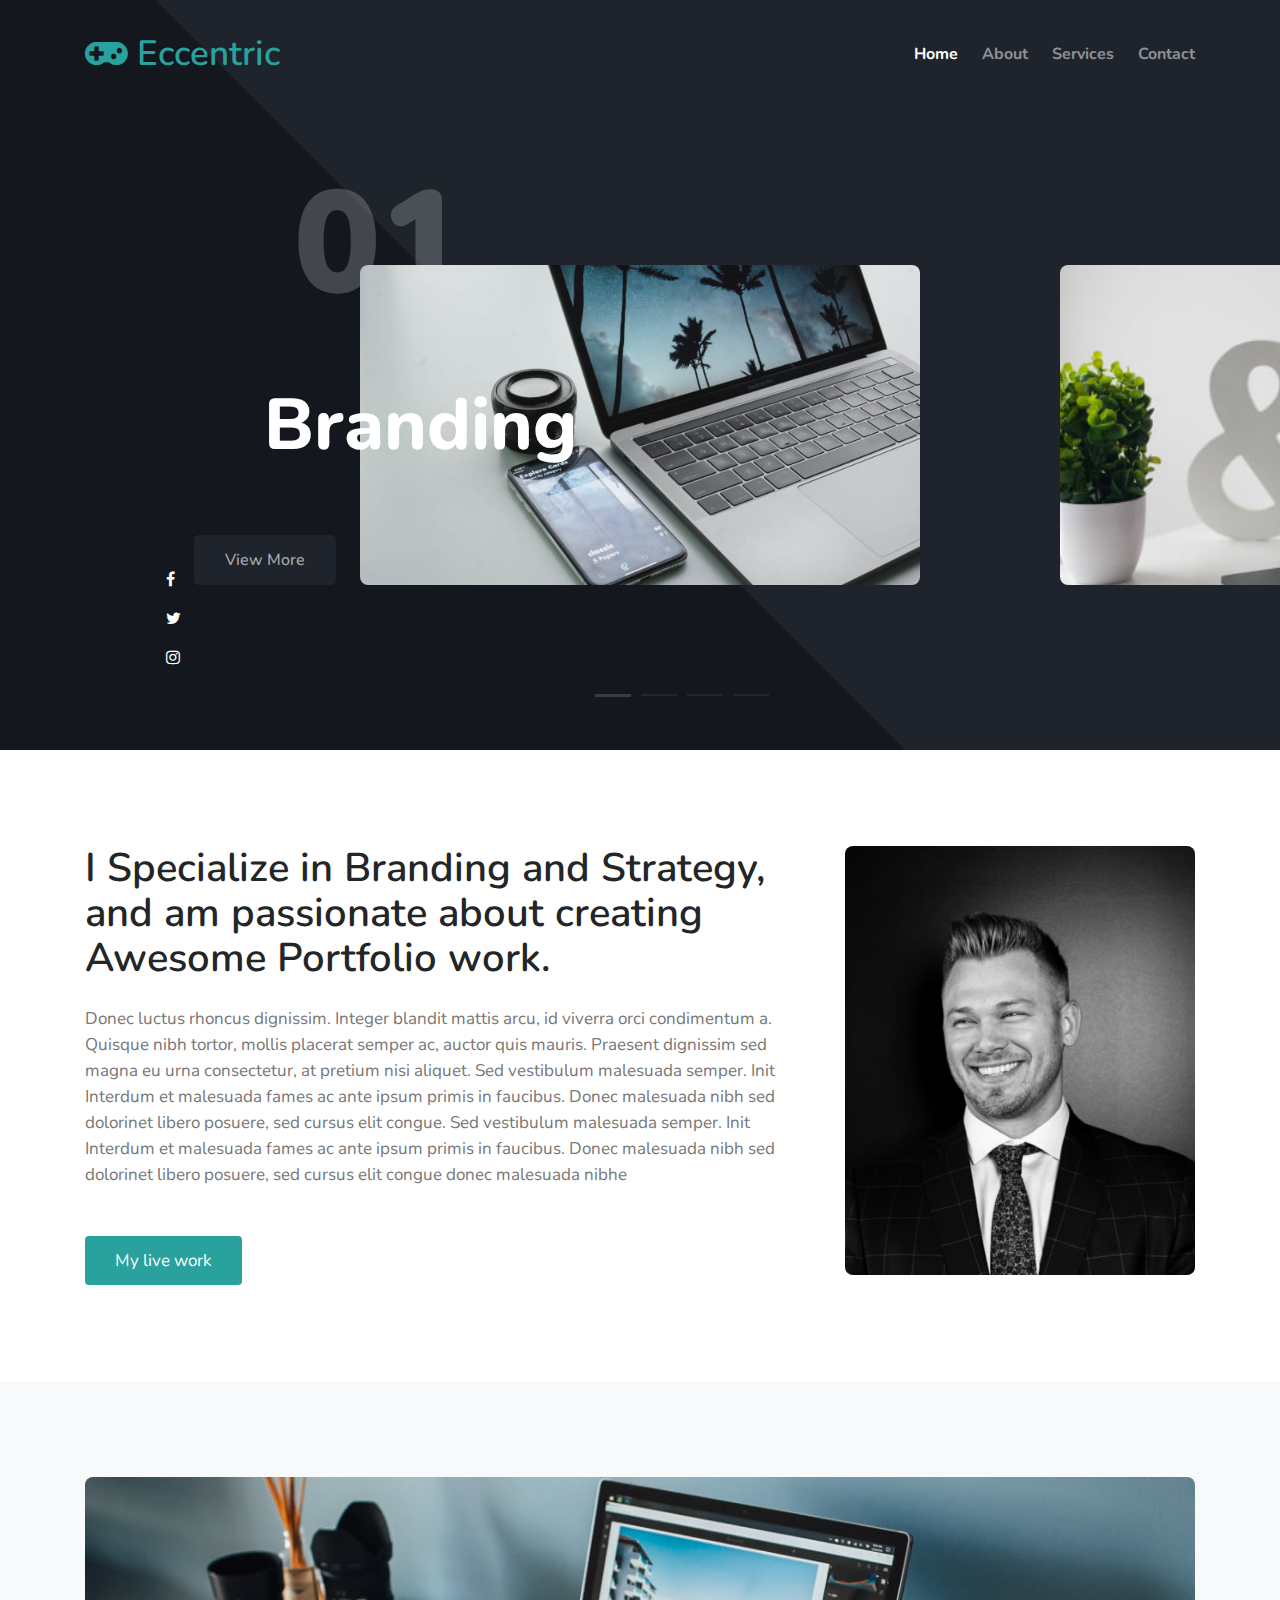
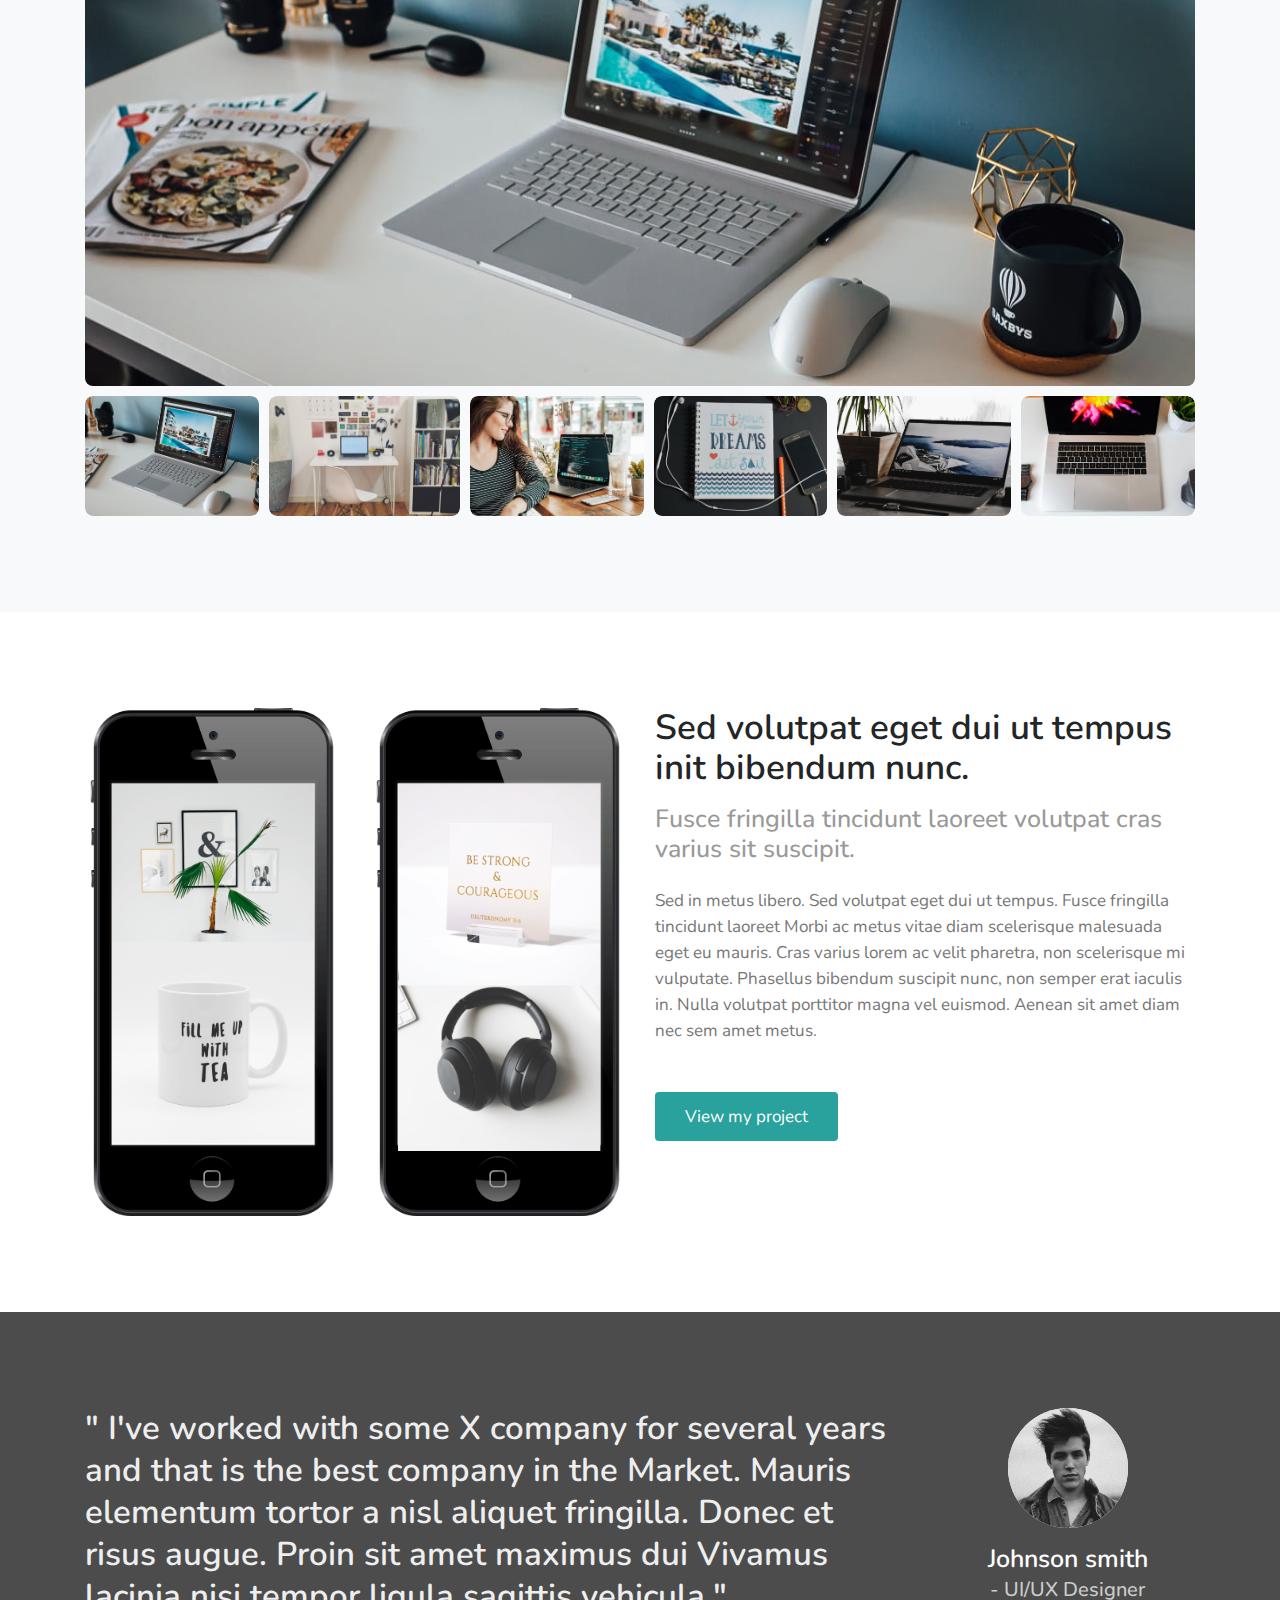
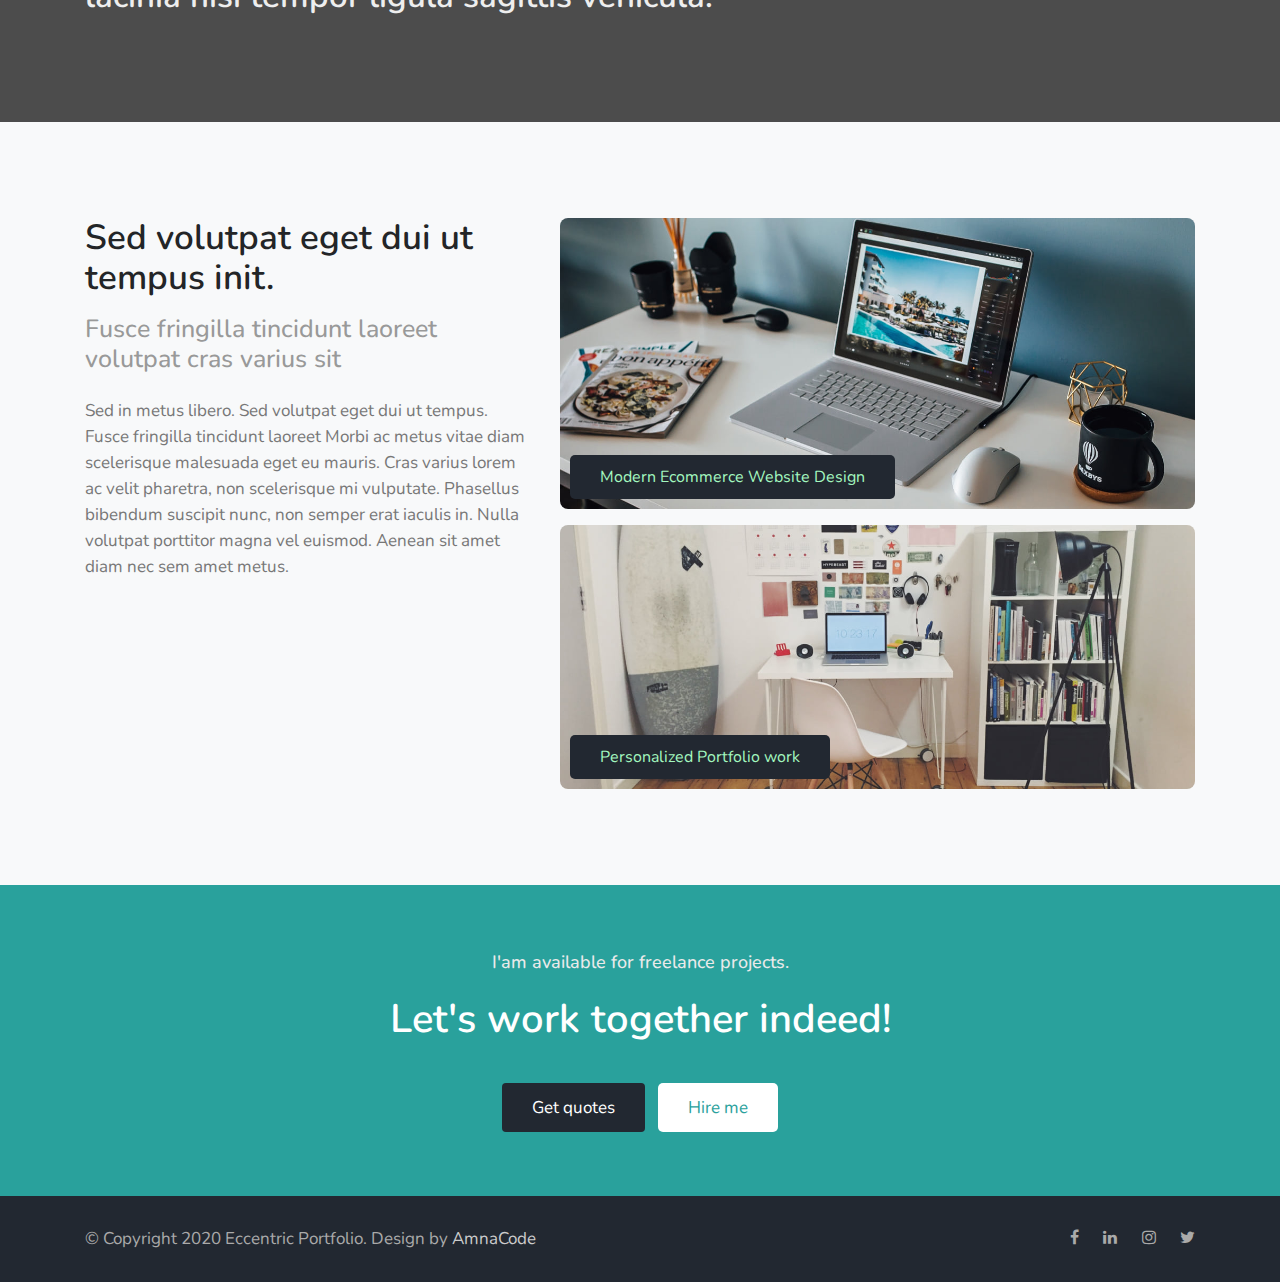
<file: index.html>
<!doctype html>
<html lang="en">

<head>
  <!-- Required meta tags -->
  <meta charset="utf-8">
  <meta name="viewport" content="width=device-width, initial-scale=1, shrink-to-fit=no">

  <title>Eccentric portfolio - personal website template | Home : AmnaCode</title>

  <!-- google fonts -->
  <link href="https://fonts.googleapis.com/css?family=Nunito:400,700&display=swap" rel="stylesheet">

  <!-- Template CSS -->
  <link rel="stylesheet" href="assets/css/style-starter.css">

</head>

<body>
<!-- header -->
<div class="w3l-header" id="home">
    <div class="container">
        <nav class="navbar navbar-expand-lg navbar-dark pl-0 pr-0">
            <a class="navbar-brand m-0 text-primary" href="index.html"><span class="fa fa-gamepad"></span> Eccentric </a> 
                <!-- <span class="logo">portfolio</span>-->
            <button class="navbar-toggler" type="button" data-toggle="collapse" data-target="#navbarNav"
                aria-controls="navbarNav" aria-expanded="false" aria-label="Toggle navigation">
                <span class="navbar-toggler-icon"></span>
            </button>
            <div class="collapse navbar-collapse" id="navbarNav">
                <ul class="navbar-nav ml-auto">
                    <li class="nav-item active mr-lg-4">
                        <a class="nav-link pl-0 pr-0 font-weight-bold" href="index.html">Home <span
                                class="sr-only">(current)</span></a>
                    </li>
                    <li class="nav-item mr-lg-4">
                        <a class="nav-link pl-0 pr-0 font-weight-bold" href="about.html">About</a>
                    </li>
                    <li class="nav-item mr-lg-4">
                        <a class="nav-link pl-0 pr-0 font-weight-bold" href="services.html">Services</a>
                    </li>
                    <li class="nav-item">
                        <a class="nav-link pl-0 pr-0 font-weight-bold" href="contact.html">Contact</a>
                    </li>
                </ul>
            </div>
        </nav>
    </div>
</div>
<!-- //header -->

<!-- banner slider -->
<div class="w3l-banner-slider">
    <div class="wrapper-container">
        <!-- Container for all sliders, and pagination -->
        <main class="sliders-container">
            <!-- Here will be injected sliders for images, numbers, titles and links -->

            <!-- Simple pagination for the slider -->
            <ul class="pagination">
                <li class="pagination__item"><a class="pagination__button"></a></li>
                <li class="pagination__item"><a class="pagination__button"></a></li>
                <li class="pagination__item"><a class="pagination__button"></a></li>
                <li class="pagination__item"><a class="pagination__button"></a></li>
            </ul>
            <div class="social">
                <a class="" href="#facebook"><span class="fa fa-facebook"></span></a>
                <a class="" href="#twitter"><span class="fa fa-twitter"></span></a>
                <a class="" href="#instagram"><span class="fa fa-instagram"></span></a>
            </div>
        </main>
    </div>
</div>
<!-- //banner slider -->

<!-- w3l-content-photo-5 -->
<div class="w3l-content-photo-5 py-5">
	<div class="content-main py-lg-5 py-md-3">
		<div class="container">
			<div class="row">
				<div class="col-lg-8 content-left">
					<h3>I Specialize in Branding and Strategy, and am passionate
						about creating Awesome Portfolio work.</h3>
					<p class="mb-0">Donec luctus rhoncus dignissim. Integer blandit mattis arcu, id viverra orci condimentum a.
						Quisque nibh tortor, mollis placerat semper ac, auctor quis mauris. Praesent dignissim sed
						magna eu urna consectetur, at pretium nisi aliquet. Sed vestibulum malesuada semper. Init
						Interdum et malesuada fames ac ante ipsum primis in faucibus. Donec malesuada nibh sed dolorinet
						libero posuere, sed cursus elit congue. Sed vestibulum malesuada semper. Init
						Interdum et malesuada fames ac ante ipsum primis in faucibus. Donec malesuada nibh sed dolorinet
						libero posuere, sed cursus elit congue donec malesuada nibhe</p>
					<a href="#portfolio" class="primary-btn-style btn-primary btn mt-lg-5 mt-4">My live work</a>
				</div>
				<div class="col-lg-4 content-photo mt-lg-0 mt-sm-5 mb-md-0 mb-4">
					<a href="#img"><img src="assets/images/myimage.jpg" class="img-fluid" alt="content-photo"></a>
				</div>
			</div>
		</div>
	</div>
</div>
<!-- //w3l-content-photo-5 -->

<!-- gallery-7 -->
<section class="w3l-gallery-7 bg-light py-5">
	<div class="gallery-7_sur py-lg-5">
		<div class="container">
			<div id="container">
				<div class="galleryContainer">
					<div class="gallery">
						<input type="radio" name="controls" id="c1" checked><img class="galleryImage img-fluid" id="i1"
							src="assets/images/g1.jpg" class="img" alt="">
						<input type="radio" name="controls" id="c2"><img class="galleryImage img-fluid" id="i2"
							src="assets/images/g2.jpg" class="img" alt="">
						<input type="radio" name="controls" id="c3"><img class="galleryImage img-fluid" id="i3"
							src="assets/images/g3.jpg" class="img" alt="">
						<input type="radio" name="controls" id="c4"><img class="galleryImage img-fluid" id="i4"
							src="assets/images/g4.jpg" class="img" alt="">
						<input type="radio" name="controls" id="c5"><img class="galleryImage img-fluid" id="i5"
							src="assets/images/g5.jpg" class="img" alt="">
						<input type="radio" name="controls" id="c6"><img class="galleryImage img-fluid" id="i6"
							src="assets/images/g6.jpg" class="img" alt="">
					</div>
					<div class="thumbnails">
						<label class="thumbnailImage" for="c1"><img src="assets/images/g1.jpg" class="img img-fluid"
								alt=""></label>
						<label class="thumbnailImage" for="c2"><img src="assets/images/g2.jpg" class="img img-fluid"
								alt=""></label>
						<label class="thumbnailImage" for="c3"><img src="assets/images/g3.jpg" class="img img-fluid"
								alt=""></label>
						<label class="thumbnailImage" for="c4"><img src="assets/images/g4.jpg" class="img img-fluid"
								alt=""></label>
						<label class="thumbnailImage" for="c5"><img src="assets/images/g5.jpg" class="img img-fluid"
								alt=""></label>
						<label class="thumbnailImage" for="c6"><img src="assets/images/g6.jpg" class="img img-fluid"
								alt=""></label>

					</div>
				</div>
			</div>
		</div>
	</div>
</section>
<!-- //gallery-7 -->

<!-- iphone home block -->
<section class="w3l-blog py-5">
    <div class="container py-lg-5">
        <div class="row">
            <div class="col-lg-3 col-6 pr-md-3 pr-2">
                <div class="img-block">
                    <a href="#img">
                        <img src="assets/images/iphone1.png" class="img-fluid" alt="image" />
                    </a>
                </div>
            </div>
            <div class="col-lg-3 col-6 pl-md-3 pl-2">
                <div class="img-block">
                    <a href="#img">
                        <img src="assets/images/iphone2.png" class="img-fluid" alt="image" />
                    </a>
                </div>
            </div>
            <div class="col-lg-6 mt-lg-0 mt-md-5 mt-4">
                <h3>Sed volutpat eget dui ut tempus init bibendum nunc.</h3>
                <h5 class="mt-3">Fusce fringilla tincidunt laoreet volutpat cras varius sit suscipit.</h5>
                <p class="mt-4 mb-0"> Sed in metus libero. Sed volutpat eget dui ut tempus. Fusce fringilla tincidunt laoreet
                    Morbi ac metus vitae diam scelerisque malesuada eget eu mauris. Cras varius lorem ac velit pharetra,
                    non scelerisque mi vulputate. Phasellus bibendum suscipit nunc, non semper erat iaculis in. Nulla
                    volutpat porttitor magna vel euismod. Aenean sit amet diam nec sem
                    amet metus.</p>
                <a href="#blog.html" class="primary-btn-style btn-primary btn mt-lg-5 mt-4">View my project</a>
            </div>
        </div>
    </div>
</section>
<!-- //iphone home block -->

<!-- testimonial -->
<section class="w3l-quote-main">
    <div class="quote py-5">
        <div class="container py-lg-5">
            <div class="row">
                <div class="col-lg-9">
                    <h4>" I've worked with some X company for several years and that is the best company in the Market.
                        Mauris elementum tortor a nisl
                        aliquet fringilla. Donec et risus augue. Proin sit amet maximus dui Vivamus lacinia nisi tempor
                        ligula sagittis vehicula."</h4>
                </div>
                <div class="col-lg-3 mt-lg-0 mt-3 text-lg-center tablet-grid">
                    <img src="assets/images/client2.jpg" alt="" class="img-fluid" />
                    <div>
                        <h6 class="mb-0 mt-lg-3">Johnson smith</h6>
                        <h5 class="mt-1">- UI/UX Designer </h5>
                    </div>
                </div>
            </div>
        </div>
    </div>
</section>
<!-- //testimonial -->

<!-- home page blog-->
<section class="w3l-blog py-5 bg-light">
    <div class="container py-lg-5 py-md-3">
        <div class="row">
            <div class="col-lg-5">
                <h3>Sed volutpat eget dui ut tempus init.</h3>
                <h5 class="mt-3">Fusce fringilla tincidunt laoreet volutpat cras varius sit </h5>
                <p class="mt-4"> Sed in metus libero. Sed volutpat eget dui ut tempus. Fusce fringilla tincidunt laoreet
                    Morbi ac metus vitae diam scelerisque malesuada eget eu mauris. Cras varius lorem ac velit pharetra,
                    non scelerisque mi vulputate. Phasellus bibendum suscipit nunc, non semper erat iaculis in. Nulla
                    volutpat porttitor magna vel euismod. Aenean sit amet diam nec sem
                    amet metus.</p>
            </div>
            <div class="col-lg-7 mt-lg-0 mt-4">
                <div class="img-block">
                    <a href="#single">
                        <img src="assets/images/g1.jpg" class="img-fluid" alt="image" />
                        <span>Modern Ecommerce Website Design</span>
                    </a>
                </div>
                <div class="img-block mt-3">
                    <a href="#single"> <img src="assets/images/g2.jpg" class="img-fluid" alt="image" />
                        <span>Personalized Portfolio work</span>
                    </a>
                </div>
            </div>
        </div>
    </div>
</section>
<!-- //home page blog-->

<!-- freelance hire me -->
<section class="w3l-grid-quote py-5">
    <div class="container py-lg-3">
        <h6>I'am available for freelance projects.</h6>
        <h3>Let's work together indeed!</h3>
        <a href="contact.html" class="secondary-btn-style btn-secondary btn">Get quotes</a>
        <a href="contact.html" class="btn btn-style text-primary ml-2">Hire me</a>
    </div>
</section>
<!-- //freelance hire me -->

<!-- Footer -->
<section class="w3l-footers-1">
	<div class="footer bg-secondary">
		<div class="container">
			<div class="footer-content">
				<div class="row">
					<div class="col-lg-8 footer-left">
						<p class="m-0">© Copyright 2020 Eccentric Portfolio. Design by <a
								href="https://AmnaCode.com">AmnaCode</a></p>
					</div>
					<div class="col-lg-4 footer-right text-lg-right text-center mt-lg-0 mt-3">
						<ul class="social m-0 p-0">
							<li><a href="#facebook"><span class="fa fa-facebook"></span></a></li>
							<li><a href="#linkedin"><span class="fa fa-linkedin"></span></a></li>
							<li><a href="#instagram"><span class="fa fa-instagram"></span></a></li>
							<li><a href="#twitter"><span class="fa fa-twitter"></span></a></li>
						</ul>
					</div>
				</div>
			</div>
		</div>
	</div>
</section>
<!-- //Footer -->

<!-- move top -->
<button onclick="topFunction()" id="movetop" class="bg-primary" title="Go to top">
	<span class="fa fa-angle-up"></span>
</button>
<script>
	// When the user scrolls down 20px from the top of the document, show the button
	window.onscroll = function () {
		scrollFunction()
	};

	function scrollFunction() {
		if (document.body.scrollTop > 20 || document.documentElement.scrollTop > 20) {
			document.getElementById("movetop").style.display = "block";
		} else {
			document.getElementById("movetop").style.display = "none";
		}
	}

	// When the user clicks on the button, scroll to the top of the document
	function topFunction() {
		document.body.scrollTop = 0;
		document.documentElement.scrollTop = 0;
	}
</script>
<!-- /move top -->

<!-- common jquery -->
<script src="assets/js/jquery-3.3.1.min.js"></script>
<!-- //common jquery -->

<!-- // for banner slider -->
<script src="assets/js/momentum-slider.min.js"></script>
<script>
  (function () {

    var slidersContainer = document.querySelector('.sliders-container');

    // Initializing the numbers slider
    var msNumbers = new MomentumSlider({
      el: slidersContainer,
      cssClass: 'ms--numbers',
      range: [1, 4],
      rangeContent: function (i) {
        return '0' + i;
      },
      style: {
        transform: [{
          scale: [0.4, 1]
        }],
        opacity: [0, 1]
      },

      interactive: false
    });


    // Initializing the titles slider
    var titles = [
      'Branding ',
      'Awesome',
      'Creative',
      'Portfolio'
    ];

    var msTitles = new MomentumSlider({
      el: slidersContainer,
      cssClass: 'ms--titles',
      range: [0, 3],
      rangeContent: function (i) {
        return '<h3>' + titles[i] + '</h3>';
      },
      vertical: true,
      reverse: true,
      style: {
        opacity: [0, 1]
      },

      interactive: false
    });


    // Initializing the links slider
    var msLinks = new MomentumSlider({
      el: slidersContainer,
      cssClass: 'ms--links',
      range: [0, 3],
      rangeContent: function () {
        return '<a href="about.html" class="ms-slide__link btn">View More</a>';
      },
      vertical: true,
      interactive: false
    });


    // Get pagination items
    var pagination = document.querySelector('.pagination');
    var paginationItems = [].slice.call(pagination.children);

    // Initializing the images slider
    var msImages = new MomentumSlider({
      // Element to append the slider
      el: slidersContainer,
      // CSS class to reference the slider
      cssClass: 'ms--images',
      // Generate the 4 slides required
      range: [0, 3],
      rangeContent: function () {
        return '<div class="ms-slide__image-container"><div class="ms-slide__image"></div></div>';
      },
      // Syncronize the other sliders
      sync: [msNumbers, msTitles, msLinks],
      // Styles to interpolate as we move the slider
      style: {
        '.ms-slide__image': {
          transform: [{
            scale: [1.5, 1]
          }]
        }
      },


      // Update pagination if slider change
      change: function (newIndex, oldIndex) {
        if (typeof oldIndex !== 'undefined') {
          paginationItems[oldIndex].classList.remove('pagination__item--active');
        }
        paginationItems[newIndex].classList.add('pagination__item--active');
      }
    });


    // Select corresponding slider item when a pagination button is clicked
    pagination.addEventListener('click', function (e) {
      if (e.target.matches('.pagination__button')) {
        var index = paginationItems.indexOf(e.target.parentNode);
        msImages.select(index);
      }
    });

  })();
</script>
<!-- // for banner slider -->

<!--  bootstrap js -->
<script src="assets/js/bootstrap.min.js"></script>
<!--  //bootstrap js -->

<!-- disable body scroll which navbar is in active -->
<script>
  $(function () {
    $('.navbar-toggler').click(function () {
      $('body').toggleClass('noscroll');
    })
  });
</script>
<!-- disable body scroll which navbar is in active -->

</body>
</html>
</file>
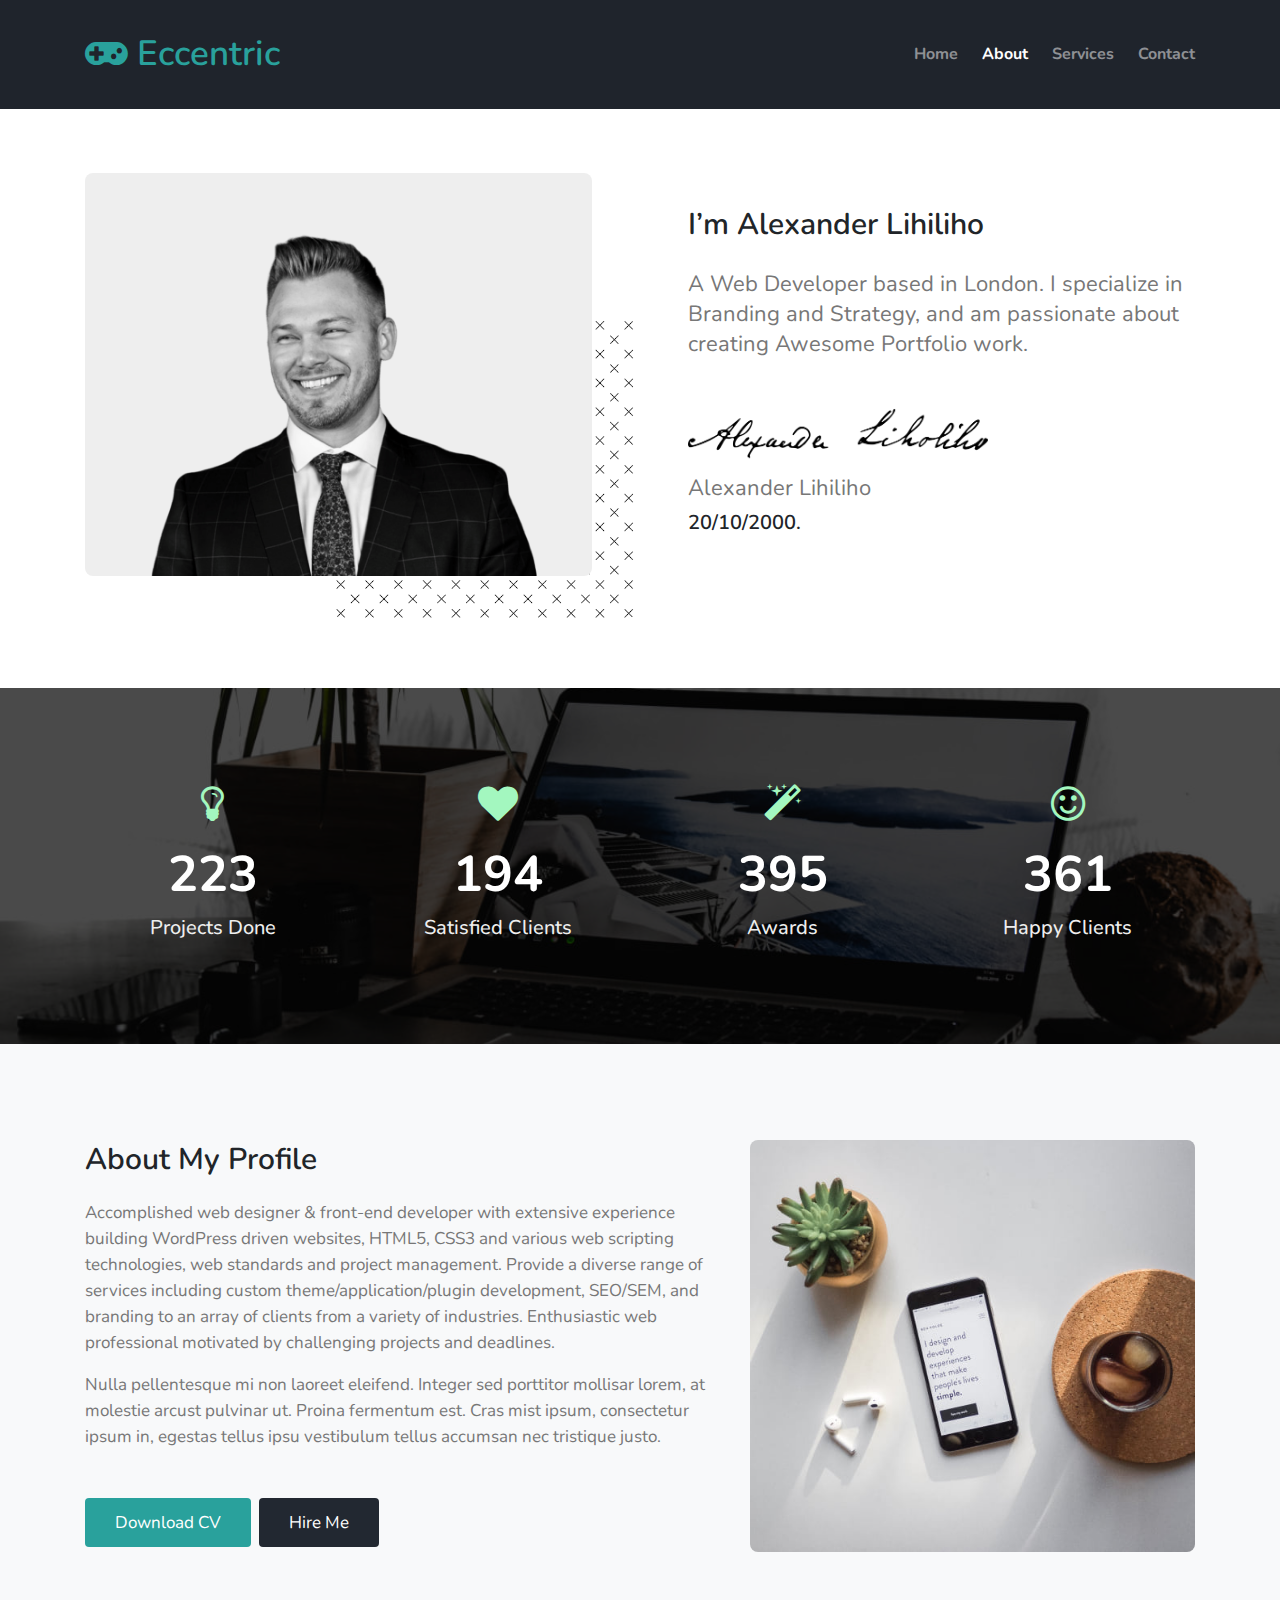
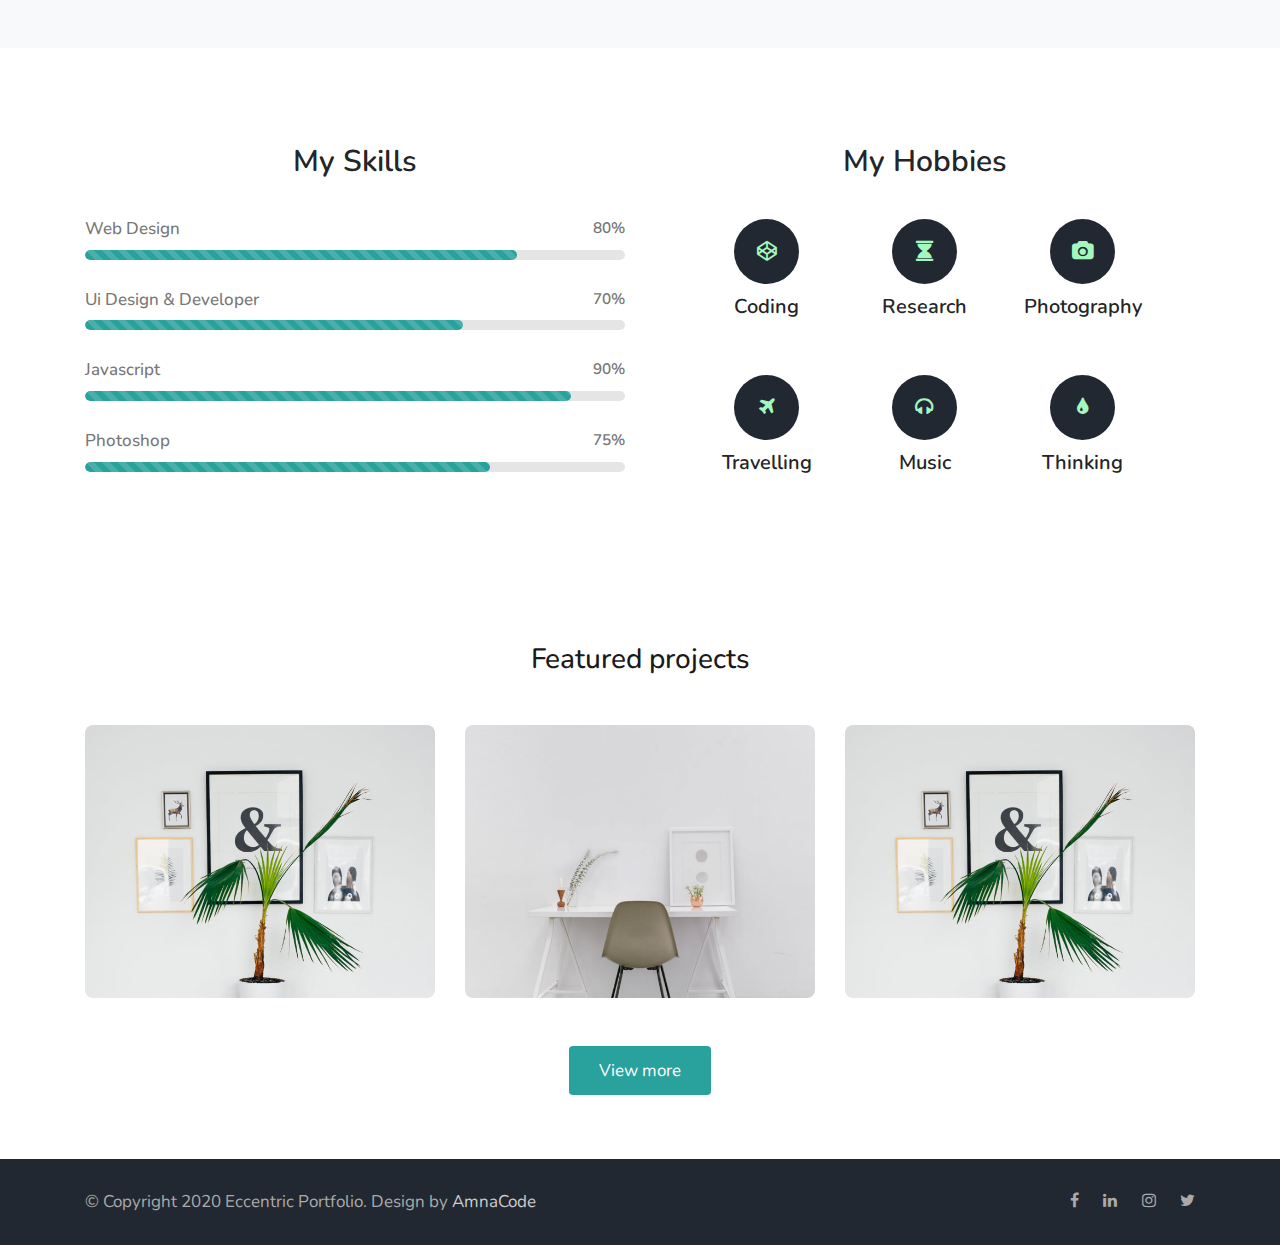
<file: about.html>
<!doctype html>
<html lang="en">

<head>
    <!-- Required meta tags -->
    <meta charset="utf-8">
    <meta name="viewport" content="width=device-width, initial-scale=1, shrink-to-fit=no">

    <title>Eccentric portfolio - personal website template | About : AmnaCode</title>

    <!-- google fonts -->
    <link href="https://fonts.googleapis.com/css?family=Nunito:400,700&display=swap" rel="stylesheet">

    <!-- Template CSS -->
    <link rel="stylesheet" href="assets/css/style-starter.css">

</head>

<body>
    <!-- inner page header -->
    <div class="inner-banner">
        <div class="w3l-header inner-w3l-header" id="home">
            <div class="container">
                <nav class="navbar navbar-expand-lg navbar-dark pl-0 pr-0">
                    <a class="navbar-brand m-0 text-primary" href="index.html"><span class="fa fa-gamepad"></span>
                        Eccentric
                    </a>
                    <!-- <span class="logo">portfolio</span>-->
                    <button class="navbar-toggler" type="button" data-toggle="collapse" data-target="#navbarNav"
                        aria-controls="navbarNav" aria-expanded="false" aria-label="Toggle navigation">
                        <span class="navbar-toggler-icon"></span>
                    </button>
                    <div class="collapse navbar-collapse" id="navbarNav">
                        <ul class="navbar-nav ml-auto">
                            <li class="nav-item mr-lg-4">
                                <a class="nav-link pl-0 pr-0 font-weight-bold" href="index.html">Home <span
                                        class="sr-only">(current)</span></a>
                            </li>
                            <li class="nav-item mr-lg-4 active">
                                <a class="nav-link pl-0 pr-0 font-weight-bold" href="about.html">About</a>
                            </li>
                            <li class="nav-item mr-lg-4">
                                <a class="nav-link pl-0 pr-0 font-weight-bold" href="services.html">Services</a>
                            </li>
                            <li class="nav-item">
                                <a class="nav-link pl-0 pr-0 font-weight-bold" href="contact.html">Contact</a>
                            </li>
                        </ul>
                    </div>
                </nav>
            </div>
        </div>
    </div>
    <!-- //inner page header -->

    <!-- about me -->
    <div class="w3l-about py-5">
        <div class="container py-lg-3">
            <div class="row about-content mb-lg-5">
                <div class="col-lg-6 pr-md-5">
                    <div class="image-block">
                        <img src="assets/images/me.png" class="img-fluid myphoto" alt="my photo" />
                        <img src="assets/images/cross.png" class="img-fluid pos" alt="dots" />
                    </div>
                </div>
                <div class="col-lg-6 info pl-lg-5 mt-lg-0 mt-5 pt-lg-0 pt-3 align-center">
                    <h4 class="">I’m Alexander Lihiliho</h4>
                    <p class="mt-md-4 mt-3 mb-0"> A Web Developer based in London.
                        I specialize in Branding and Strategy, and am passionate about creating Awesome Portfolio work.
                    </p>
                    <img src="assets/images/signature.png" class="img-fluid signature" width="300px" alt="my photo" />
                    <p class="m-0 mb-2">Alexander Lihiliho</p>
                    <h6>20/10/2000.</h6>
                </div>
            </div>
        </div>
    </div>
    <!-- //about me -->

    <!-- stats -->
    <section class="w3l-stats py-lg-5 py-4" id="stats">
        <div class="gallery-inner container py-md-5 py-4">
            <div class="row stats-con text-white">
                <div class="col-sm-3 col-6 stats_info counter_grid">
                    <span class="fa fa-lightbulb-o"></span>
                    <p class="counter">645</p>
                    <h4>Projects Done</h4>
                </div>
                <div class="col-sm-3 col-6 stats_info counter_grid1">
                    <span class="fa fa-heart"></span>
                    <p class="counter">563</p>
                    <h4>Satisfied Clients</h4>
                </div>
                <div class="col-sm-3 col-6 stats_info counter_grid mt-sm-0 mt-5">
                    <span class="fa fa-magic"></span>
                    <p class="counter">1145</p>
                    <h4>Awards</h4>
                </div>
                <div class="col-sm-3 col-6 stats_info counter_grid2 mt-sm-0 mt-5">
                    <span class="fa fa-smile-o"></span>
                    <p class="counter">1045</p>
                    <h4>Happy Clients</h4>
                </div>
            </div>
        </div>
    </section>
    <!-- //stats -->

    <!-- about my profile -->
    <section class="w3l-about-bottom py-5" id="about">
        <div class="container py-lg-5 py-md-3">
            <div class="row middle-grids">
                <div class="col-lg-7 advantage-grid-info">
                    <div class="advantage_left">
                        <h4>About my profile </h4>
                        <p class="">Accomplished web designer & front-end developer with extensive experience
                            building WordPress driven websites, HTML5, CSS3 and various web scripting technologies,
                            web standards and project management. Provide a diverse range of services including custom
                            theme/application/plugin development, SEO/SEM, and branding to an array of clients from a
                            variety of industries. Enthusiastic web professional motivated by challenging projects and
                            deadlines.</p>
                        <p class="mb-0">Nulla pellentesque mi non laoreet eleifend. Integer sed porttitor mollisar
                            lorem, at molestie arcust pulvinar ut. Proina fermentum est. Cras mist ipsum, consectetur
                            ipsum in, egestas tellus ipsu vestibulum tellus accumsan nec tristique justo.
                        </p>
                        <a href="#resume" class="primary-btn-style btn-primary btn mt-lg-5 mt-4">Download CV</a>
                        <a href="#contact" class="secondary-btn-style btn-secondary btn mt-lg-5 mt-4 ml-1">Hire
                            Me</a>
                    </div>
                </div>
                <div class="col-lg-5 advantage-grid-info1">
                    <div class="advantage_left1 mt-lg-0 mt-5">
                        <img src="assets/images/about.jpg" class="img-fluid" alt="">
                    </div>
                </div>
            </div>
        </div>
    </section>
    <!-- //about my profile -->

    <!-- skills and hobbies -->
    <div class="w3l-skills py-5" id="skills">
        <div class="container py-lg-5 py-md-3">
            <div class="modal-spa">
                <div class="row skills">
                    <div class="col-lg-6 bar-grids bargrids-left">
                        <h4> My Skills </h4>
                        <h6>web design <span> 80% </span></h6>
                        <div class="progress">
                            <div class="progress-bar progress-bar-striped active bg-primary" style="width: 80%">
                            </div>
                        </div>
                        <h6>ui design & developer <span> 70% </span></h6>
                        <div class="progress  w3-bar-grids">
                            <div class="progress-bar progress-bar-striped active" style="width: 70%">
                            </div>
                        </div>
                        <h6>Javascript<span>90% </span></h6>
                        <div class="progress  w3-bar-grids">
                            <div class="progress-bar progress-bar-striped active" style="width: 90%">
                            </div>
                        </div>
                        <h6>Photoshop <span> 75% </span></h6>
                        <div class="progress  w3-bar-grids prgs-w3-last">
                            <div class="progress-bar progress-bar-striped active" style="width: 75%">
                            </div>
                        </div>
                    </div>
                    <div class="col-lg-6 bar-grids w3-bar-grids mt-lg-0 mt-5">
                        <h4> My Hobbies </h4>
                        <div class="row pl-lg-5 pr-lg-5">
                            <div class="col-4 hobbies-grid1 grid1">
                                <span class="fa fa-codepen bg-secondary"></span>
                                <h5>Coding</h5>
                            </div>
                            <div class="col-4 hobbies-grid1 grid2">
                                <span class="fa fa-hourglass bg-secondary"></span>
                                <h5>Research</h5>
                            </div>
                            <div class="col-4 hobbies-grid1 grid3">
                                <span class="fa fa-camera bg-secondary"></span>
                                <h5>Photography</h5>
                            </div>
                            <div class="col-4 hobbies-grid1 grid4">
                                <span class="fa fa-plane bg-secondary"></span>
                                <h5>Travelling</h5>
                            </div>
                            <div class="col-4 hobbies-grid1 grid5">
                                <span class="fa fa-headphones bg-secondary"></span>
                                <h5>Music</h5>
                            </div>
                            <div class="col-4 hobbies-grid1 grid6">
                                <span class="fa fa-tint bg-secondary"></span>
                                <h5>Thinking</h5>
                            </div>
                        </div>
                    </div>
                </div>
            </div>
        </div>
    </div>
    <!-- //skills and hobbies -->

    <!-- my featured projects -->
    <section class="w3l-block py-5">
        <div class="container py-lg-3">
            <h3 class="title mb-md-5 mb-4">Featured projects </h3>
            <div class="row">
                <div class="col-lg-4 col-md-4 col-sm-6 content" data-id="id-1" data-type="cat-item-1">
                    <span class="image-block">
                        <div class="content-overlay"></div>
                        <a class="image-zoom" href="#img">
                            <img src="assets/images/alexandra.jpg" class="img-fluid AmnaCode agileits"
                                alt="portfolio-img">
                            <div class="content-details fadeIn-bottom">
                                <h3 class="content-title">This is a title</h3>
                                <p class="content-text">This is a short description</p>
                            </div>
                        </a>
                    </span>
                </div>
                <div class="col-lg-4 col-md-4 col-sm-6 content mt-sm-0 mt-4" data-id="id-2" data-type="cat-item-2">
                    <span class="image-block">
                        <div class="content-overlay"></div>
                        <a class="image-zoom" href="#img">
                            <img src="assets/images/bench.jpg" class="img-fluid AmnaCode agileits" alt="portfolio-img">
                            <div class="content-details fadeIn-bottom">
                                <h3 class="content-title">This is a title</h3>
                                <p class="content-text">This is a short description</p>
                            </div>
                        </a>
                    </span>
                </div>
                <div class="col-lg-4 col-md-4 col-sm-6 content mt-md-0 mt-4" data-id="id-2" data-type="cat-item-2">
                    <span class="image-block">
                        <div class="content-overlay"></div>
                        <a class="image-zoom" href="#img">
                            <img src="assets/images/alexandra.jpg" class="img-fluid AmnaCode agileits"
                                alt="portfolio-img">
                            <div class="content-details fadeIn-bottom">
                                <h3 class="content-title">This is a title</h3>
                                <p class="content-text">This is a short description</p>
                            </div>
                        </a>
                    </span>
                </div>
                <div class="content text-center mt-sm-5 mt-4">
                    <a href="#portfolio" class="btn btn-primary primary-btn-style">View more</a>
                </div>
            </div>
        </div>
    </section>
    <!-- //my featured projects -->

    <!-- Footer -->
    <section class="w3l-footers-1">
        <div class="footer bg-secondary">
            <div class="container">
                <div class="footer-content">
                    <div class="row">
                        <div class="col-lg-8 footer-left">
                            <p class="m-0">© Copyright 2020 Eccentric Portfolio. Design by <a
                                    href="https://AmnaCode.com">AmnaCode</a></p>
                        </div>
                        <div class="col-lg-4 footer-right text-lg-right text-center mt-lg-0 mt-3">
                            <ul class="social m-0 p-0">
                                <li><a href="#facebook"><span class="fa fa-facebook"></span></a></li>
                                <li><a href="#linkedin"><span class="fa fa-linkedin"></span></a></li>
                                <li><a href="#instagram"><span class="fa fa-instagram"></span></a></li>
                                <li><a href="#twitter"><span class="fa fa-twitter"></span></a></li>
                            </ul>
                        </div>
                    </div>
                </div>
            </div>
        </div>
    </section>
    <!-- //Footer -->

    <!-- move top -->
    <button onclick="topFunction()" id="movetop" class="bg-primary" title="Go to top">
        <span class="fa fa-angle-up"></span>
    </button>
    <script>
        // When the user scrolls down 20px from the top of the document, show the button
        window.onscroll = function () {
            scrollFunction()
        };

        function scrollFunction() {
            if (document.body.scrollTop > 20 || document.documentElement.scrollTop > 20) {
                document.getElementById("movetop").style.display = "block";
            } else {
                document.getElementById("movetop").style.display = "none";
            }
        }

        // When the user clicks on the button, scroll to the top of the document
        function topFunction() {
            document.body.scrollTop = 0;
            document.documentElement.scrollTop = 0;
        }
    </script>
    <!-- /move top -->

    <!-- common jquery -->
    <script src="assets/js/jquery-3.3.1.min.js"></script>
    <!-- //common jquery -->

    <!-- disable body scroll which navbar is in active -->
    <script>
        $(function () {
            $('.navbar-toggler').click(function () {
                $('body').toggleClass('noscroll');
            })
        });
    </script>
    <!-- disable body scroll which navbar is in active -->

    <!-- stats number counter-->
    <script src="assets/js/jquery.waypoints.min.js"></script>
    <script src="assets/js/jquery.countup.js"></script>
    <script>
        $('.counter').countUp();
    </script>
    <!-- //stats number counter -->

    <!--  bootstrap js -->
    <script src="assets/js/bootstrap.min.js"></script>
    <!--  //bootstrap js -->

</body>

</html>
</file>
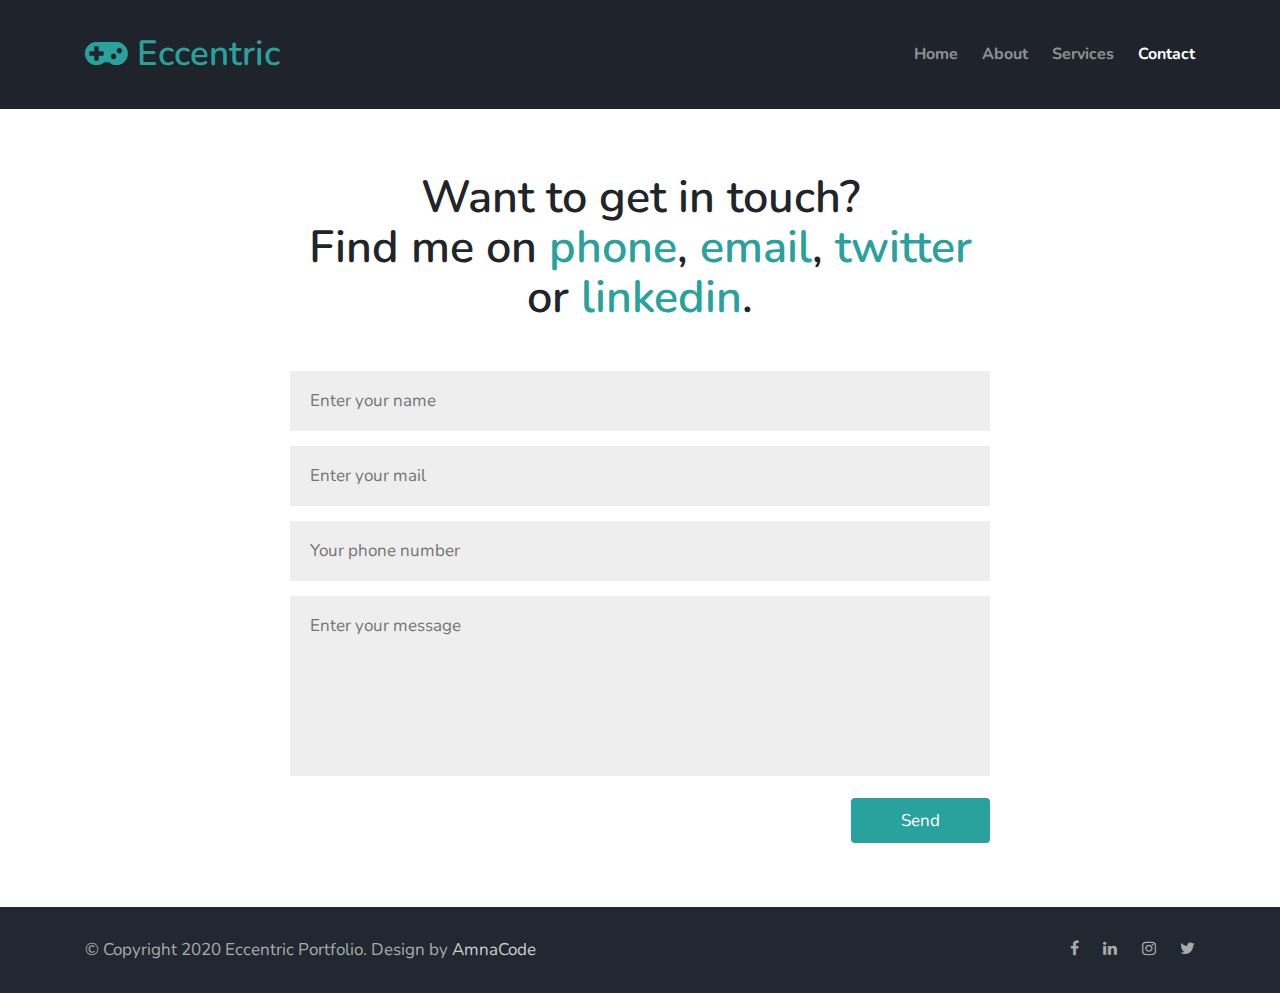
<file: contact.html>
<!doctype html>
<html lang="en">

<head>
    <!-- Required meta tags -->
    <meta charset="utf-8">
    <meta name="viewport" content="width=device-width, initial-scale=1, shrink-to-fit=no">

    <title>Eccentric portfolio - personal website template | Contact : AmnaCode</title>

    <!-- google fonts -->
    <link href="https://fonts.googleapis.com/css?family=Nunito:400,700&display=swap" rel="stylesheet">

    <!-- Template CSS -->
    <link rel="stylesheet" href="assets/css/style-starter.css">

</head>

<body>
    <!-- inner page header -->
    <div class="inner-banner">
        <div class="w3l-header inner-w3l-header" id="home">
            <div class="container">
                <nav class="navbar navbar-expand-lg navbar-dark pl-0 pr-0">
                    <a class="navbar-brand m-0 text-primary" href="index.html"><span class="fa fa-gamepad"></span>
                        Eccentric
                    </a>
                    <button class="navbar-toggler" type="button" data-toggle="collapse" data-target="#navbarNav"
                        aria-controls="navbarNav" aria-expanded="false" aria-label="Toggle navigation">
                        <span class="navbar-toggler-icon"></span>
                    </button>
                    <div class="collapse navbar-collapse" id="navbarNav">
                        <ul class="navbar-nav ml-auto">
                            <li class="nav-item mr-lg-4">
                                <a class="nav-link pl-0 pr-0 font-weight-bold" href="index.html">Home <span
                                        class="sr-only">(current)</span></a>
                            </li>
                            <li class="nav-item mr-lg-4">
                                <a class="nav-link pl-0 pr-0 font-weight-bold" href="about.html">About</a>
                            </li>
                            <li class="nav-item mr-lg-4">
                                <a class="nav-link pl-0 pr-0 font-weight-bold" href="services.html">Services</a>
                            </li>
                            <li class="nav-item active">
                                <a class="nav-link pl-0 pr-0 font-weight-bold" href="contact.html">Contact</a>
                            </li>
                        </ul>
                    </div>
                </nav>
            </div>
        </div>
    </div>
    <!-- //inner page header -->

    <!-- contact form -->
    <section class="w3l-contacts-12 py-5">
        <div class="container py-md-3">
            <div class="contacts12-main">
                <div class="title-section">
                    <h3 class="main-title-w3 mb-md-5 mb-4">Want to get in touch? <br>Find me on
                        <a href="tel:+12-331-456-789" class="text-primary">phone</a>,
                        <a href="mailto:mymail@mail.com" class="text-primary">email</a>,
                        <a href="#twitter" class="text-primary">twitter</a>
                        or <a href="#linkedin" class="text-primary">linkedin</a>.</h3>
                </div>
                <form action="https://sendmail.AmnaCode.com/submitForm" method="post" class="">
                    <div class="main-input">
                        <input type="text" name="w3lName" placeholder="Enter your name" class="contact-input"
                            required="" />
                        <input type="email" name="w3lSender" placeholder="Enter your mail" class="contact-input"
                            required="" />
                        <input type="number" name="w3lPhone" placeholder="Your phone number" class="contact-input"
                            required="" />
                        <textarea class="contact-textarea contact-input" name="w3lMessage"
                            placeholder="Enter your message" required=""></textarea>
                    </div>
                    <div class="text-right">
                        <button class="btn-primary btn primary-btn-style">Send</button>
                    </div>
                </form>
            </div>
        </div>
    </section>
    <!-- //contact form -->

    <!-- Footer -->
    <section class="w3l-footers-1">
        <div class="footer bg-secondary">
            <div class="container">
                <div class="footer-content">
                    <div class="row">
                        <div class="col-lg-8 footer-left">
                            <p class="m-0">© Copyright 2020 Eccentric Portfolio. Design by <a
                                    href="https://AmnaCode.com">AmnaCode</a></p>
                        </div>
                        <div class="col-lg-4 footer-right text-lg-right text-center mt-lg-0 mt-3">
                            <ul class="social m-0 p-0">
                                <li><a href="#facebook"><span class="fa fa-facebook"></span></a></li>
                                <li><a href="#linkedin"><span class="fa fa-linkedin"></span></a></li>
                                <li><a href="#instagram"><span class="fa fa-instagram"></span></a></li>
                                <li><a href="#twitter"><span class="fa fa-twitter"></span></a></li>
                            </ul>
                        </div>
                    </div>
                </div>
            </div>
        </div>
    </section>
    <!-- //Footer -->

    <!-- move top -->
    <button onclick="topFunction()" id="movetop" class="bg-primary" title="Go to top">
        <span class="fa fa-angle-up"></span>
    </button>
    <script>
        // When the user scrolls down 20px from the top of the document, show the button
        window.onscroll = function () {
            scrollFunction()
        };

        function scrollFunction() {
            if (document.body.scrollTop > 20 || document.documentElement.scrollTop > 20) {
                document.getElementById("movetop").style.display = "block";
            } else {
                document.getElementById("movetop").style.display = "none";
            }
        }

        // When the user clicks on the button, scroll to the top of the document
        function topFunction() {
            document.body.scrollTop = 0;
            document.documentElement.scrollTop = 0;
        }
    </script>
    <!-- /move top -->

    <!-- common jquery -->
    <script src="assets/js/jquery-3.3.1.min.js"></script>
    <!-- //common jquery -->

    <!-- disable body scroll which navbar is in active -->
    <script>
        $(function () {
            $('.navbar-toggler').click(function () {
                $('body').toggleClass('noscroll');
            })
        });
    </script>
    <!-- disable body scroll which navbar is in active -->

    <!--  bootstrap js -->
    <script src="assets/js/bootstrap.min.js"></script>
    <!--  //bootstrap js -->

</body>

</html>
</file>
